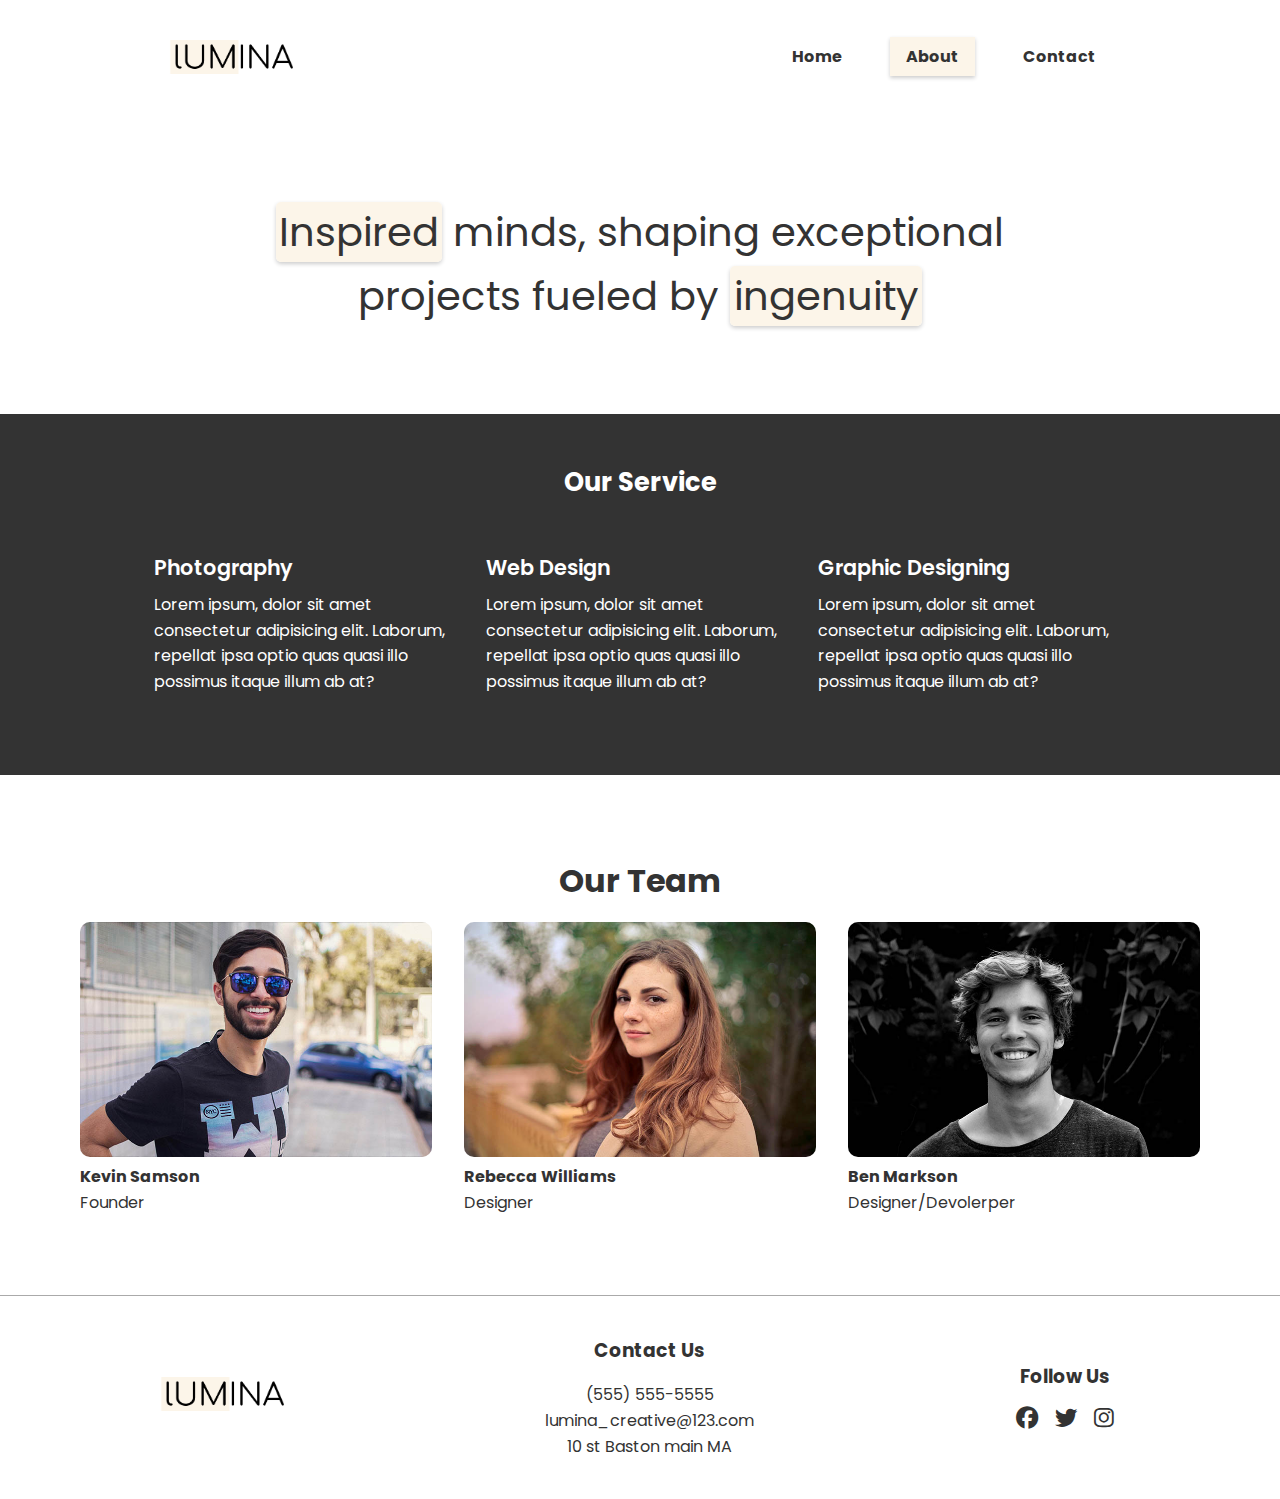
<file: about.html>
<!DOCTYPE html>
<html lang="en">

<head>
  <meta charset="UTF-8">
  <meta name="viewport" content="width=device-width, initial-scale=1.0">
  <title>Lumina Creative About</title>
  <link rel="icon" href="/images/favicon.ico">
  <!-- font-awesome -->
  <link rel="stylesheet" href="https://cdnjs.cloudflare.com/ajax/libs/font-awesome/6.7.2/css/all.min.css"
    integrity="sha512-Evv84Mr4kqVGRNSgIGL/F/aIDqQb7xQ2vcrdIwxfjThSH8CSR7PBEakCr51Ck+w+/U6swU2Im1vVX0SVk9ABhg=="
    crossorigin="anonymous" referrerpolicy="no-referrer" />
  <!-- google fonts (poppins) -->
  <link rel="preconnect" href="https://fonts.googleapis.com">
  <link rel="preconnect" href="https://fonts.gstatic.com" crossorigin>
  <link
    href="https://fonts.googleapis.com/css2?family=Poppins:ital,wght@0,100;0,200;0,300;0,400;0,500;0,600;0,700;0,800;0,900;1,100;1,200;1,300;1,400;1,500;1,600;1,700;1,800;1,900&display=swap"
    rel="stylesheet">
  <link rel="stylesheet" href="/css/style.css">
</head>

<body>
  <header class="head-container">
    <div class="container container-normal">
      <img src="/images/logo.png" alt="lumina creative" class="logo">
      <ul class="main-menu">
        <li><a href="index.html">Home</a></li>
        <li><a href="about.html" id="about">About</a></li>
        <li><a href="contact.html">Contact</a></li>
      </ul>
    </div>
  </header>
  <section class="hero-container">
    <div class="hero-text-container container-narrow">
      <p class="hero-text">
        <span class="span">Inspired</span> minds, shaping exceptional projects fueled by <span
          class="span">ingenuity</span>
      </p>
    </div>
  </section>
  <section class="services">
    <div class="service-container container-normal">
      <h2>Our Service</h2>
      <div class="flex-container">
        <div class="container-item">
          <h3>Photography</h3>
          <p>Lorem ipsum, dolor sit amet consectetur adipisicing elit. Laborum, repellat ipsa optio quas quasi illo
            possimus itaque illum ab at?</p>
        </div>
        <div class="container-item">
          <h3>Web Design</h3>
          <p>Lorem ipsum, dolor sit amet consectetur adipisicing elit. Laborum, repellat ipsa optio quas quasi illo
            possimus itaque illum ab at?</p>
        </div>
        <div class="container-item">
          <h3>Graphic Designing</h3>
          <p>Lorem ipsum, dolor sit amet consectetur adipisicing elit. Laborum, repellat ipsa optio quas quasi illo
            possimus itaque illum ab at?</p>
        </div>
      </div>
    </div>
  </section>
  <section class="team">
    <div class="flex-team container-wide">
      <h2>Our Team</h2>
      <div class="flex-item">
        <div class="team-members">
          <img src="/images/team1.jpg" alt="Kevin Samson" class="members">
          <h4>Kevin Samson</h4>
          <p>Founder</p>
        </div>
        <div class="team-members">
          <img src="/images/team2.jpg" alt="Rebecca Williams" class="members">
          <h4>Rebecca Williams</h4>
          <p>Designer</p>
        </div>
        <div class="team-members">
          <img src="/images/team3.jpg" alt="Ben Markson" class="members">
          <h4>Ben Markson</h4>
          <p>Designer/Devolerper</p>
        </div>
      </div>
    </div>
  </section>
  <section class="footer">
    <div class="contact-container container-wide">
      <div class="contact-information">
        <img src="/images/logo.png" alt="lumina creative" class="logo">
      </div>
      <div class="contact-information">
        <h3 class="contact-heading">
          Contact Us
        </h3>
        <p class="contact-info">(555) 555-5555</p>
        <p class="contact-info">lumina_creative@123.com</p>
        <p class="contact-info">10 st Baston main MA</p>
      </div>
      <div class="contact-information">
        <h3 class="contact-heading">
          Follow Us
        </h3>
        <a href="#facebook">
          <i class="fab fa-facebook"></i>
        </a>
        <a href="#twitter">
          <i class="fab fa-twitter"></i>
        </a>
        <a href="#instagram">
          <i class="fab fa-instagram"></i>
        </a>
      </div>
    </div>
  </section>
</body>

</html>
</file>
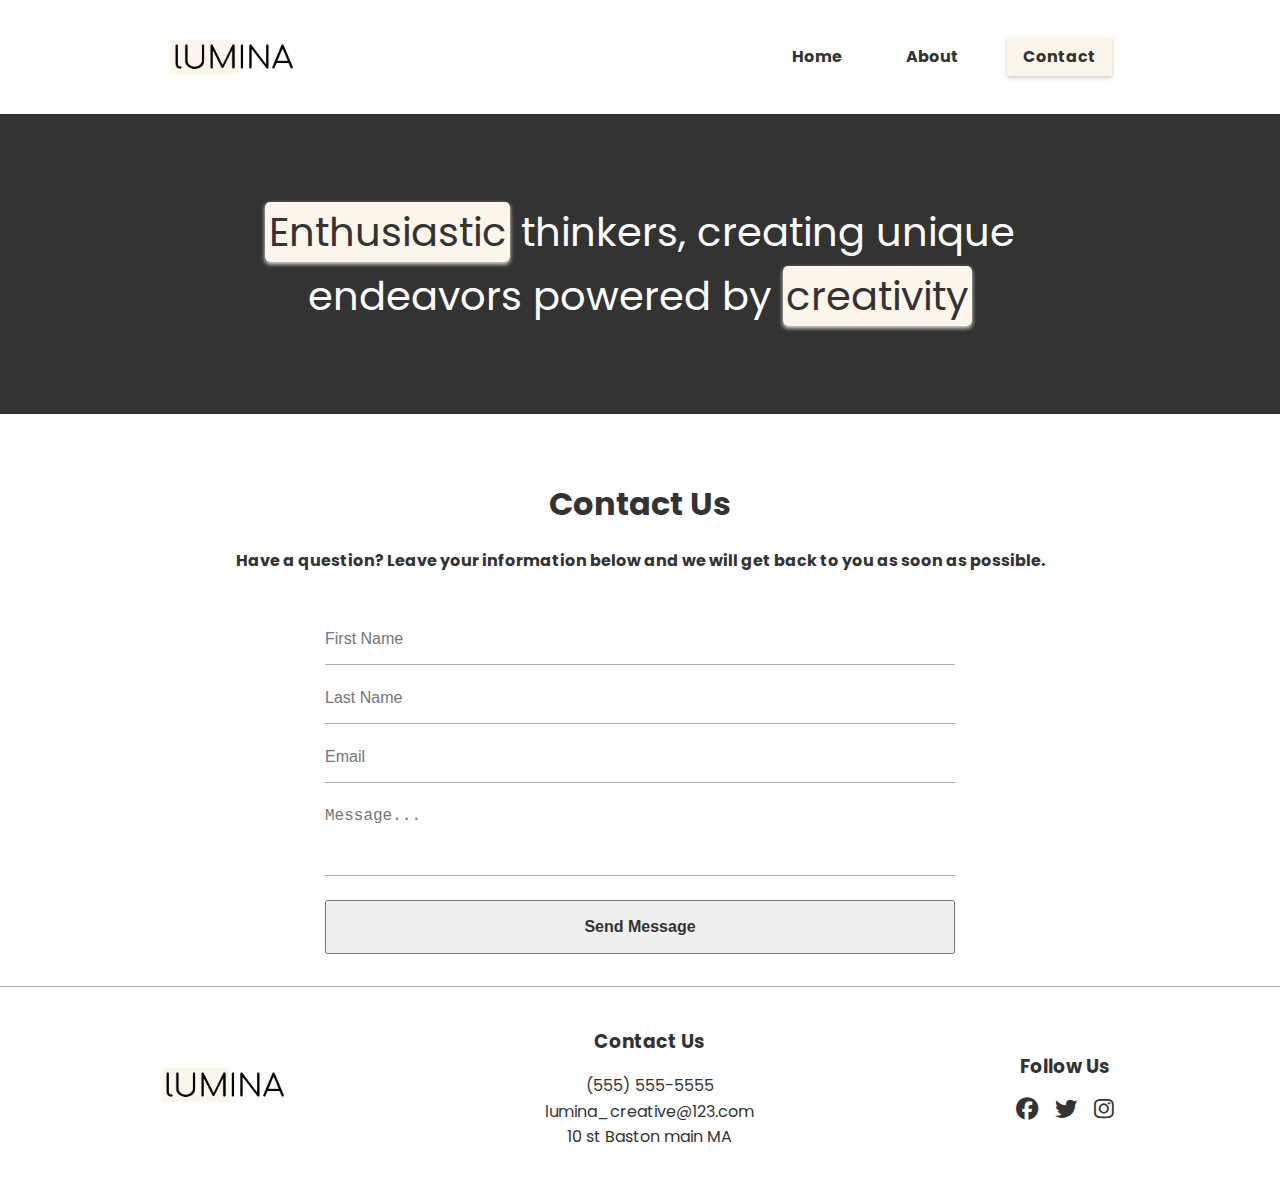
<file: contact.html>
<!DOCTYPE html>
<html lang="en">

<head>
  <meta charset="UTF-8">
  <meta name="viewport" content="width=device-width, initial-scale=1.0">
  <title>Lumina Creative Contact</title>
  <link rel="icon" href="images/favicon.ico">
  <!-- font-awesome -->
  <link rel="stylesheet" href="https://cdnjs.cloudflare.com/ajax/libs/font-awesome/6.7.2/css/all.min.css"
    integrity="sha512-Evv84Mr4kqVGRNSgIGL/F/aIDqQb7xQ2vcrdIwxfjThSH8CSR7PBEakCr51Ck+w+/U6swU2Im1vVX0SVk9ABhg=="
    crossorigin="anonymous" referrerpolicy="no-referrer" />
  <!-- google fonts (poppins) -->
  <link rel="preconnect" href="https://fonts.googleapis.com">
  <link rel="preconnect" href="https://fonts.gstatic.com" crossorigin>
  <link
    href="https://fonts.googleapis.com/css2?family=Poppins:ital,wght@0,100;0,200;0,300;0,400;0,500;0,600;0,700;0,800;0,900;1,100;1,200;1,300;1,400;1,500;1,600;1,700;1,800;1,900&display=swap"
    rel="stylesheet">
  <link rel="stylesheet" href="css/style.css">
</head>

<body>
  <header class="head-container">
    <div class="container container-normal">
      <img src="images/logo.png" alt="lumina creative" class="logo">
      <ul class="main-menu">
        <li><a href="index.html">Home</a></li>
        <li><a href="about.html">About</a></li>
        <li><a href="contact.html" id="contact">Contact</a></li>
      </ul>
    </div>
  </header>
  <section class="hero-container hero-bg-contact">
    <div class="hero-text-container container-narrow ">
      <p class="hero-text contact-hero-text-color">
        <span class="span">Enthusiastic</span> thinkers, creating unique endeavors powered by <span
          class="span">creativity</span>
      </p>
    </div>
  </section>
  <section class="form-section">
    <div class="form-container container-narrow">
      <div class="form-header">
        <h1>Contact Us</h1>
        <p>Have a question? Leave your information below and we will get back to you as soon as possible.</p>
      </div>
      <div class="form-group">
        <div class="form-item">
          <!-- <lable class="lables" for="firstName">First Name</lable> -->
          <input type="text" name="firstName" class="inputs" placeholder="First Name">
        </div>
        <div class="form-item">
          <!-- <lable class="lables" for="lastName">Last Name</lable> -->
          <input type="text" class="inputs" name="lastName" placeholder="Last Name">
        </div>
        <div class="form-item">
          <!-- <lable class="lables" for="email">Email</lable> -->
          <input type="text" class="inputs" name="email" placeholder="Email">
        </div>
        <div class="form-item">
          <textarea name="Message" id="message" placeholder="Message..."></textarea>
        </div>
        <div class="form-item">
          <button type="button">Send Message</button>
        </div>
      </div>
    </div>
  </section>
  <section class="footer">
    <div class="contact-container container-wide">
      <div class="contact-information">
        <img src="images/logo.png" alt="lumina creative" class="logo">
      </div>
      <div class="contact-information">
        <h3 class="contact-heading">
          Contact Us
        </h3>
        <p class="contact-info">(555) 555-5555</p>
        <p class="contact-info">lumina_creative@123.com</p>
        <p class="contact-info">10 st Baston main MA</p>
      </div>
      <div class="contact-information">
        <h3 class="contact-heading">
          Follow Us
        </h3>
        <a href="#facebook">
          <i class="fab fa-facebook"></i>
        </a>
        <a href="#twitter">
          <i class="fab fa-twitter"></i>
        </a>
        <a href="#instagram">
          <i class="fab fa-instagram"></i>
        </a>
      </div>
    </div>
  </section>
</body>

</html>
</file>
<file: css/style.css>
* {
  margin: 0;
  padding: 0;
  box-sizing: border-box;
}
:root {
  --primary-color: #fcf5e9;
  --secodary-color: #333;
  --third-color: #fff;
  --normal-container: 1100px;
  --wide-container: 1400px;
  --narrow-container: 900px;
}
body {
  font-family: "poppins", Arial, sans-serif;
  line-height: 1.6;
  color: var(--secodary-color);
}
a {
  text-decoration: none;
  color: var(--secodary-color);
}
ul {
  list-style: none;
}
img {
  max-width: 100%;
}
/* main page */
/* main page header */

.head-container {
  padding: 2.5rem;
}
.container-normal {
  max-width: var(--normal-container);
}
.container {
  margin: 0 auto;
  display: flex;
  align-items: center;
  justify-content: space-around;
  gap: 20rem;
}
.container .logo {
  width: 130px;
}
.container .main-menu {
  display: flex;
  gap: 2rem;
}
.container .main-menu a {
  padding: 0.5rem 1rem;
  color: var(--secodary-color);
  font-weight: bold;
}
.container .main-menu #home,
#about,
#contact {
  background: var(--primary-color);
  box-shadow: 0 2px 4px rgba(0, 0, 0, 0.2);
}
.container .main-menu a:hover {
  background: var(--primary-color);
  box-shadow: 0 2px 4px rgba(0, 0, 0, 0.2);
}
/* main page hero text */
.hero-container {
  height: 300px;
  display: flex;
  justify-content: center;
  align-items: center;
}
.container-narrow {
  max-width: var(--narrow-container);
}
.hero-text {
  font-size: 2.5rem;
  text-align: center;
  color: var(--secodary-color);
}
.hero-text .span {
  background: var(--primary-color);
  padding: 0.1rem 0.2rem;
  border-radius: 5px;
  box-shadow: 0 2px 4px rgba(0, 0, 0, 0.2);
}
/* main page image section */
.img-container {
  width: 100%;
  margin-top: 2rem;
}
.container-wide {
  max-width: var(--wide-container);
  margin: 0 auto;
}
.img-flex {
  display: flex;
  flex-wrap: wrap;
  justify-content: center;
  gap: 20px;
}
.gallery-item {
  width: calc(30% - 20px);
  border-radius: 10px;
}
.gallery-item .portfolio {
  border-radius: 10px;
}
.gallery-item:hover {
  opacity: 0.9;
}
/* footer */
.footer {
  padding: 1.5rem 1rem;
  border-top: 1px solid #aaa;
}
.container-wide {
  padding: 1rem;
}
.contact-container {
  display: flex;
  justify-content: space-around;
  align-items: center;
  text-align: center;
}
.contact-information .logo {
  width: 130px;
}
.contact-container .contact-heading {
  margin-bottom: 1rem;
}
.contact-information i {
  font-size: 1.4rem;
  margin: 0 0.4rem;
}
.contact-information i:hover {
  opacity: 0.8;
}
/* about page */
/* service section */
.services {
  padding: 2rem;
  background: var(--secodary-color);
}
.service-container h2 {
  margin-top: 1rem;
  font-size: 1.6rem;
}
.service-container {
  margin: 0 auto;
  display: flex;
  flex-direction: column;
  align-items: center;
  justify-content: center;
  color: var(--third-color);
}
.flex-container {
  display: flex;
  justify-content: space-between;
  align-items: center;
  gap: 1.5rem;
  padding: 3rem;
  margin: 0 1rem;
}
.flex-container h3 {
  font-weight: 600;
  font-size: 1.3rem;
  margin-bottom: 0.5rem;
}
/* team section */
.team {
  margin: 2rem;
  padding: 2rem;
}
.flex-team {
  display: flex;
  flex-direction: column;
  align-items: center;
  justify-content: center;
}
.flex-item {
  display: flex;
  justify-content: space-around;
  align-items: center;
  gap: 2rem;
}
.flex-team h2 {
  margin-bottom: 1rem;
  font-size: 2rem;
}
.team-members .members {
  border-radius: 10px;
}
/* contact page */
/* hero text section */
.hero-bg-contact {
  background: var(--secodary-color);
}
.contact-hero-text-color {
  color: var(--third-color);
}
.contact-hero-text-color .span {
  color: var(--secodary-color);
  background: var(--primary-color);
  padding: 0.1rem 0.2rem;
  border-radius: 5px;
  box-shadow: 0 2px 4px rgba(255, 255, 255, 0.9);
}
/* form section */
.form-section {
  margin: 2rem 1rem;
  color: var(--secodary-color);
}
.form-container {
  margin: 0 auto;
}
.form-header {
  padding: 2rem;
  display: flex;
  flex-direction: column;
  align-items: center;
  justify-content: center;
}
.form-header h1 {
  margin-bottom: 1.2rem;
  font-size: 2rem;
}
.form-header p {
  font-weight: bold;
}
.form-group .form-item {
  display: flex;
  align-items: center;
  justify-content: center;
  width: 70%;
  margin: 1.5rem auto;
}
.form-item .inputs,
#message {
  width: 100%;
  padding-bottom: 1rem;
  outline: none;
  border: none;
  border-bottom: 1px solid #aaa;
  font-size: 1rem;
  font-weight: 500px;
  resize: none;
}
.form-item #message {
  padding-bottom: 2rem;
}

.form-item button {
  width: 100%;
  padding: 1rem;
  font-weight: bold;
  font-size: 1rem;
  color: #333;
}
/* Media Queries */

@media (max-width: 768px) {
  .container {
    flex-direction: column;
    gap: 2.2rem;
  }
  .hero-container {
    height: 250px;
  }
  .hero-text {
    font-size: 1.4rem;
    padding: 1.5rem;
  }
  .gallery-item {
    width: calc(50% - 20px);
  }
  .contact-container {
    flex-direction: column;
    gap: 1rem;
  }
  .contact-container .contact-heading {
    margin-bottom: 0.5rem;
  }
  .flex-container {
    flex-direction: column;
    width: 100%;
  }
  .team {
    padding: 0.5rem;
  }
  .flex-item {
    flex-direction: column;
  }
}
</file>
